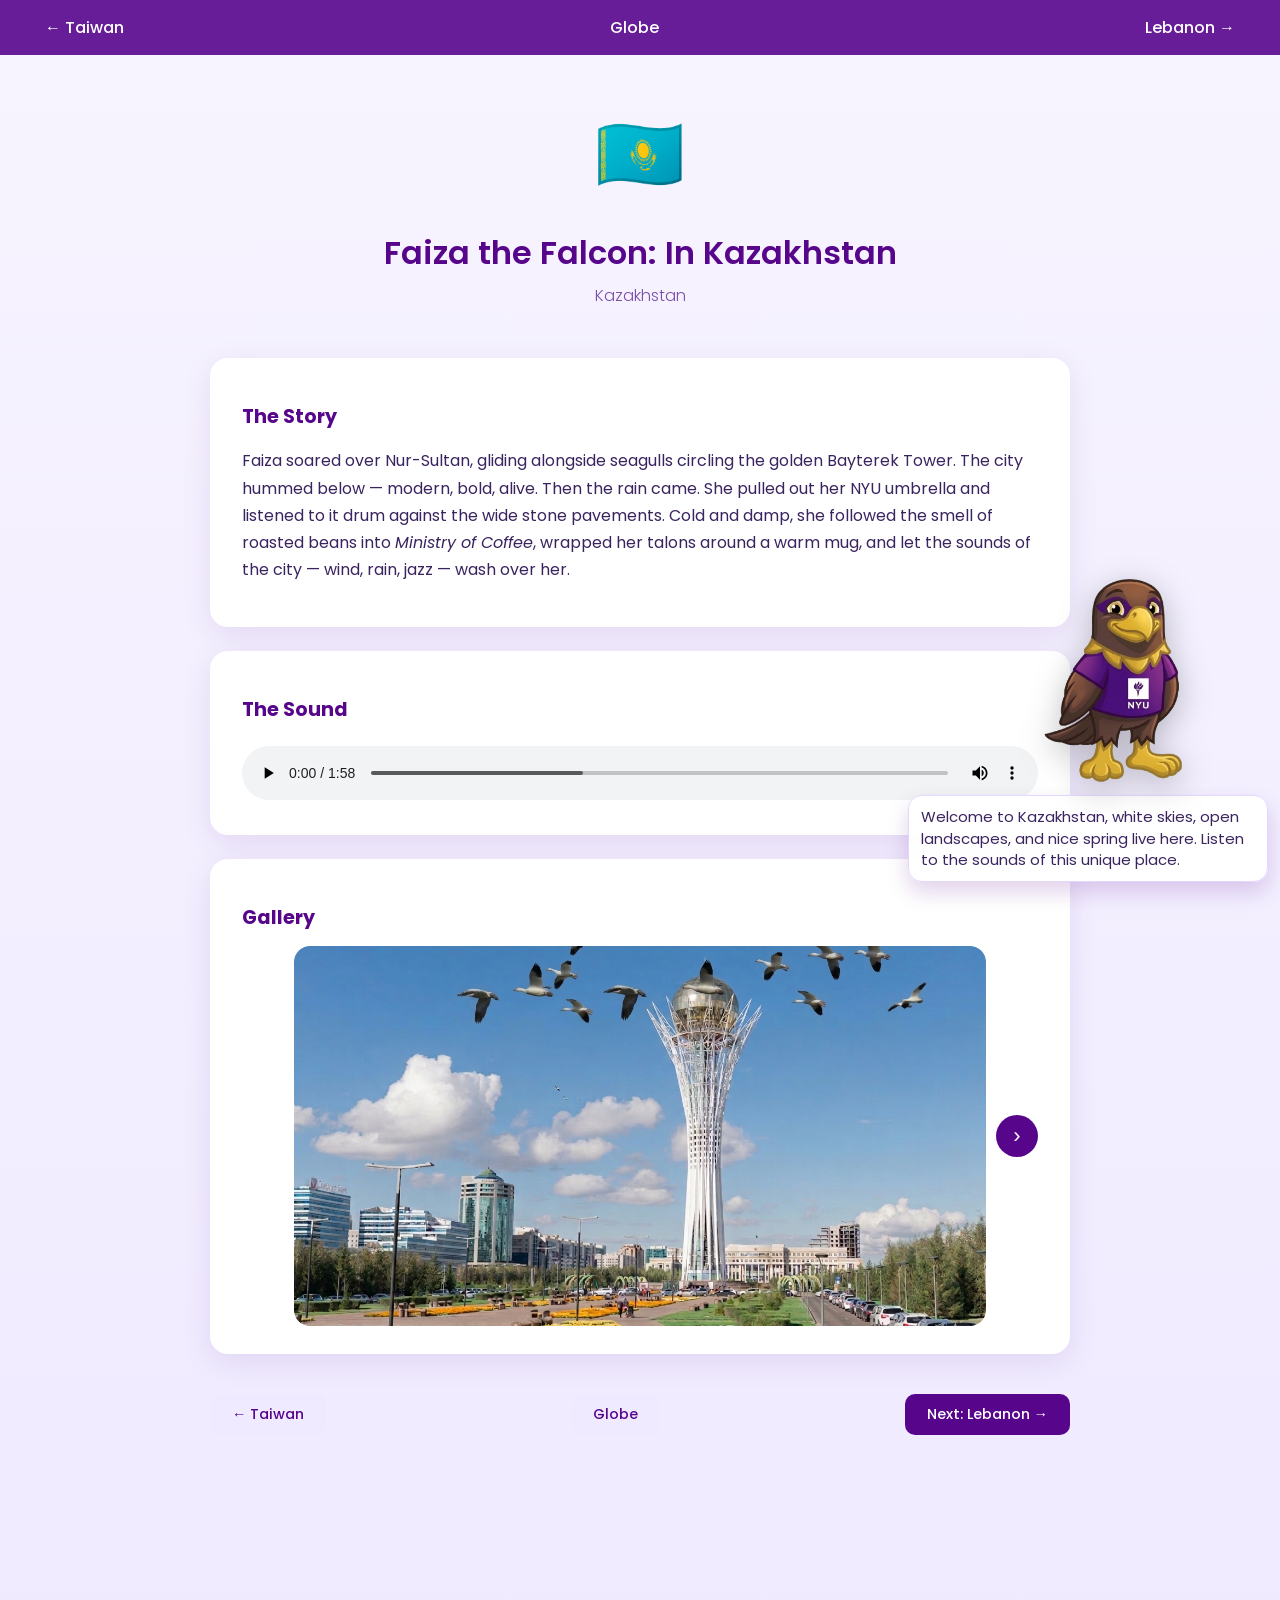
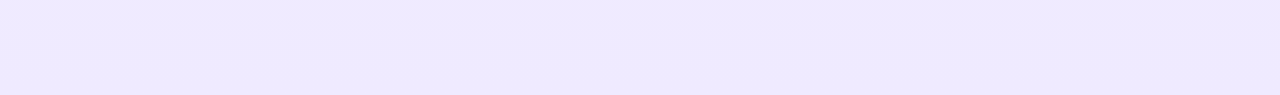
<file: kazakhstan.html>
<!DOCTYPE html>
<html lang="en">
<head>
  <meta charset="UTF-8">
  <title>Faiza in Kazakhstan</title>
  <link href="https://fonts.googleapis.com/css2?family=Poppins:wght@300;400;600&display=swap" rel="stylesheet">
  <link rel="stylesheet" href="style.css">
  <link rel="stylesheet" href="country.css">
</head>
<body>

<!-- Country page nav uses direct page-to-page links for quick browsing -->
<nav>
  <span onclick="window.location.href='taiwan.html'">← Taiwan</span>
  <span onclick="window.location.href='index.html'">Globe</span>
  <span onclick="window.location.href='lebanon.html'">Lebanon →</span>
</nav>

<div class="country-page">
  <!-- Header block: country identity + subtitle -->
  <div class="country-hero">
    <div class="country-flag">🇰🇿</div>
    <h1>Faiza the Falcon: In Kazakhstan</h1>
    <p class="country-subtitle">Kazakhstan</p>
  </div>

  <div class="country-content">
    <div class="country-card">
      <h2>The Story</h2>
      <p>
        Faiza soared over Nur-Sultan, gliding alongside seagulls circling the golden Bayterek Tower. The city hummed below — modern, bold, alive. Then the rain came. She pulled out her NYU umbrella and listened to it drum against the wide stone pavements. Cold and damp, she followed the smell of roasted beans into <em>Ministry of Coffee</em>, wrapped her talons around a warm mug, and let the sounds of the city — wind, rain, jazz — wash over her.
      </p>
    </div>

    <div class="country-card">
      <h2>The Sound</h2>
      <!-- Main ambient sound for this location -->
      <audio controls autoplay>
        <source src="sounds/kazakhstan-audio.mp3" type="audio/mpeg">
        Your browser does not support the audio element.
      </audio>
    </div>

    <div class="country-card">
      <h2>Gallery</h2>
      <!-- Slider controls are wired by gallery.js -->
      <div class="gallery-slider">
        <button class="gallery-btn gallery-prev">&#8249;</button>
        <div class="gallery-track-wrap">
          <div class="gallery-track">
            <img src="pics/kazakhstan/birds_flying.png" alt="Birds flying in Kazakhstan" class="gallery-slide">
            <img src="pics/kazakhstan/coffee.png" alt="Coffee in Kazakhstan" class="gallery-slide">
            <img src="pics/kazakhstan/under_the_rain.png" alt="Under the rain in Kazakhstan" class="gallery-slide">
          </div>
        </div>
        <button class="gallery-btn gallery-next">&#8250;</button>
      </div>
    </div>
  </div>

  <div class="country-nav">
    <button onclick="window.location.href='taiwan.html'" class="btn-back">← Taiwan</button>
    <button onclick="window.location.href='index.html'" class="btn-back">Globe</button>
    <button onclick="window.location.href='lebanon.html'" class="btn-next">Next: Lebanon →</button>
  </div>
</div>

<div id="faiza-guide" data-faiza-audio="faiza/sounds/Kazakhstan.mp3">
  <div id="faiza-guide-sprite">
    <img id="faiza-idle" src="faiza/idle.png" alt="Faiza the Falcon idle">
    <img id="faiza-talking" src="faiza/talking.png" alt="Faiza the Falcon talking" style="display:none;">
  </div>
  <div id="faiza-bubble">Welcome to Kazakhstan, white skies, open landscapes, and nice spring live here. Listen to the sounds of this unique place.</div>
</div>

<!-- Guide voice should initialize before gallery interactions -->
<script src="faiza-guide.js"></script>
<script src="gallery.js"></script>
</body>
</html>
</file>
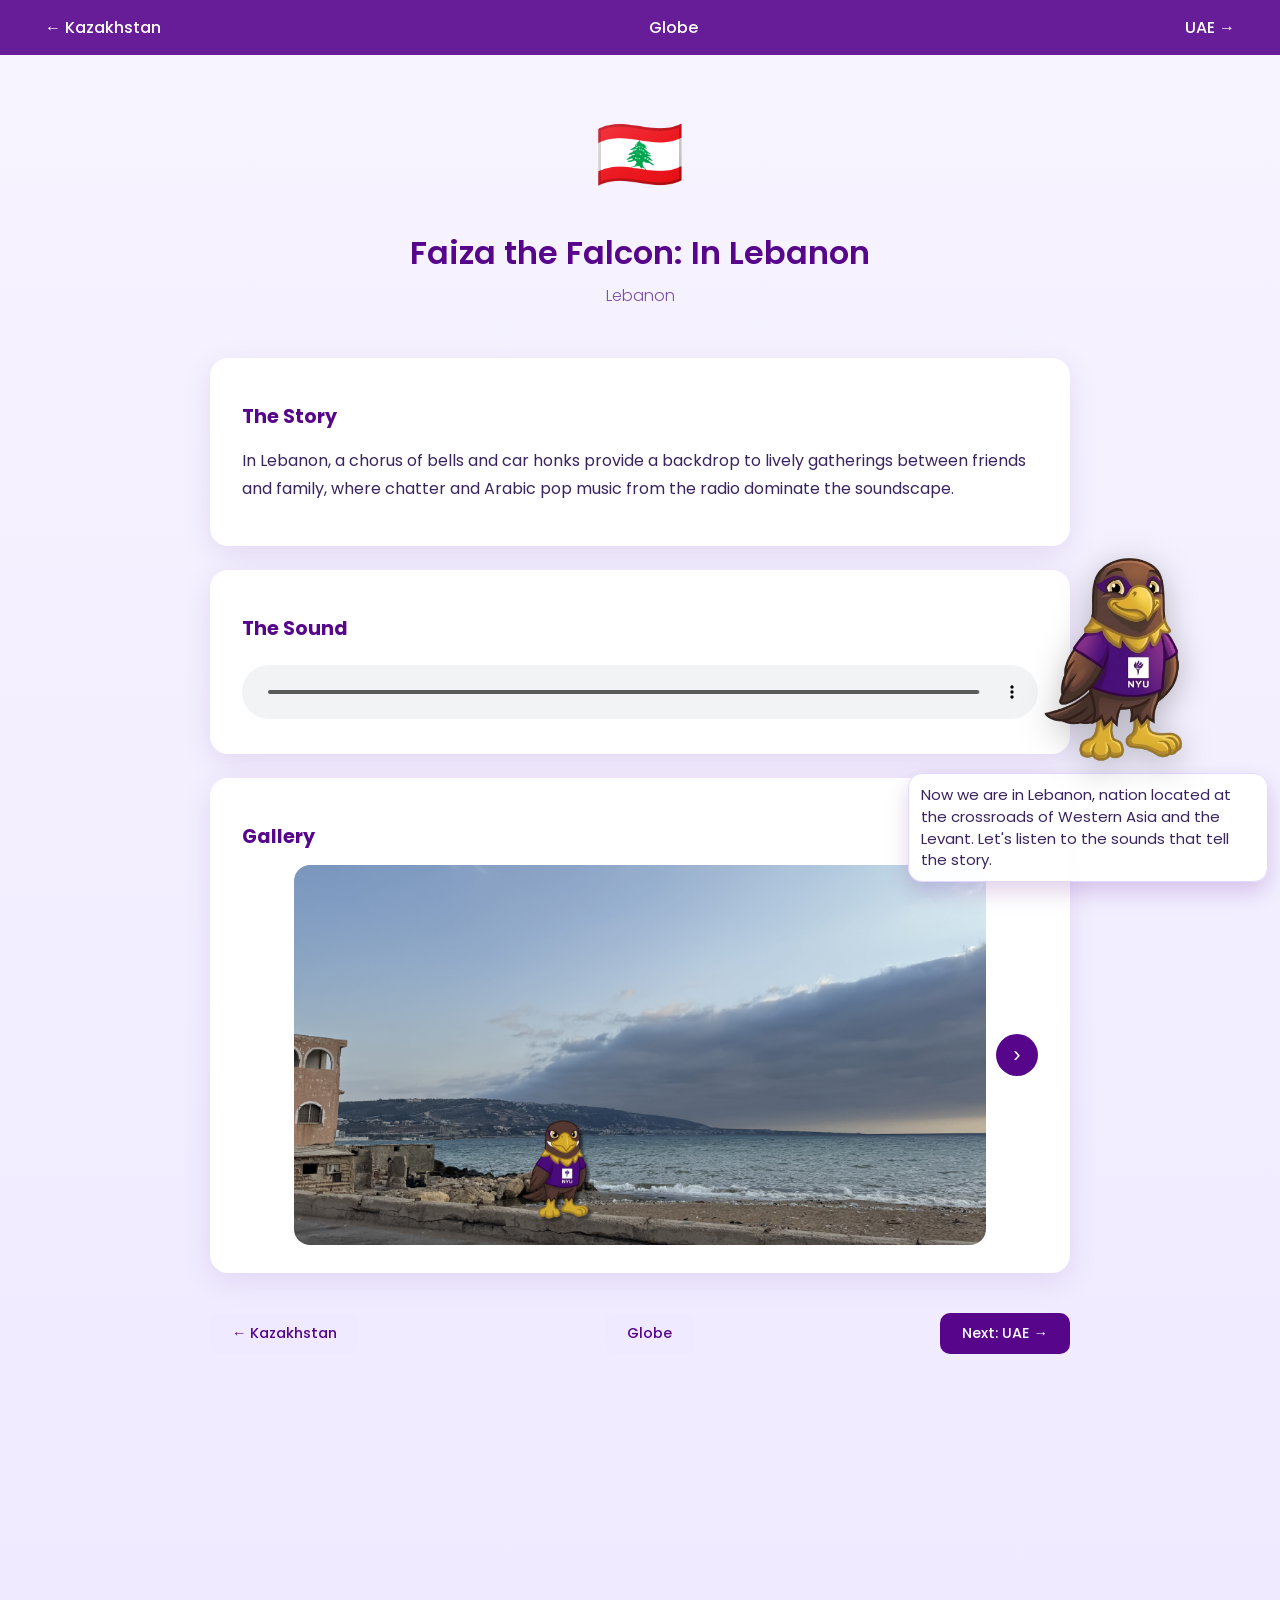
<file: lebanon.html>
<!DOCTYPE html>
<html lang="en">
<head>
  <meta charset="UTF-8">
  <title>Faiza in Lebanon</title>
  <link href="https://fonts.googleapis.com/css2?family=Poppins:wght@300;400;600&display=swap" rel="stylesheet">
  <link rel="stylesheet" href="style.css">
  <link rel="stylesheet" href="country.css">
</head>
<body>

<!-- Country page nav uses direct page-to-page links for quick browsing -->
<nav>
  <span onclick="window.location.href='kazakhstan.html'">← Kazakhstan</span>
  <span onclick="window.location.href='index.html'">Globe</span>
  <span onclick="window.location.href='uae.html'">UAE →</span>
</nav>

<div class="country-page">
  <!-- Header block: country identity + subtitle -->
  <div class="country-hero">
    <div class="country-flag">🇱🇧</div>
    <h1>Faiza the Falcon: In Lebanon</h1>
    <p class="country-subtitle">Lebanon</p>
  </div>

  <div class="country-content">
    <div class="country-card">
      <h2>The Story</h2>
      <p>In Lebanon, a chorus of bells and car honks provide a backdrop to lively gatherings between friends and family, where chatter and Arabic pop music from the radio dominate the soundscape.</p>
    </div>

    <div class="country-card">
      <h2>The Sound</h2>
      <!-- Main ambient sound for this location -->
      <audio controls autoplay>
        <source src="sounds/lebanon.mp3" type="audio/mpeg">
        Your browser does not support the audio element.
      </audio>
    </div>

    <div class="country-card">
      <h2>Gallery</h2>
      <!-- Slider controls are wired by gallery.js -->
      <div class="gallery-slider">
        <button class="gallery-btn gallery-prev">&#8249;</button>
        <div class="gallery-track-wrap">
          <div class="gallery-track">
            <img src="pics/lebanon/1.png" alt="Faiza on beach" class="gallery-slide">
            <img src="pics/lebanon/2.png" alt="Faiza on rooftop" class="gallery-slide">
          </div>
        </div>
        <button class="gallery-btn gallery-next">&#8250;</button>
      </div>
    </div>
  </div>

  <div class="country-nav">
    <button onclick="window.location.href='kazakhstan.html'" class="btn-back">← Kazakhstan</button>
    <button onclick="window.location.href='index.html'" class="btn-back">Globe</button>
    <button onclick="window.location.href='uae.html'" class="btn-next">Next: UAE →</button>
  </div>
</div>

<div id="faiza-guide" data-faiza-audio="faiza/sounds/Lebanon.mp3">
  <div id="faiza-guide-sprite">
    <img id="faiza-idle" src="faiza/idle.png" alt="Faiza the Falcon idle">
    <img id="faiza-talking" src="faiza/talking.png" alt="Faiza the Falcon talking" style="display:none;">
  </div>
  <div id="faiza-bubble">Now we are in Lebanon, nation located at the crossroads of Western Asia and the Levant. Let's listen to the sounds that tell the story.</div>
</div>

<!-- Guide voice should initialize before gallery interactions -->
<script src="faiza-guide.js"></script>
<script src="gallery.js"></script>
</body>
</html>
</file>
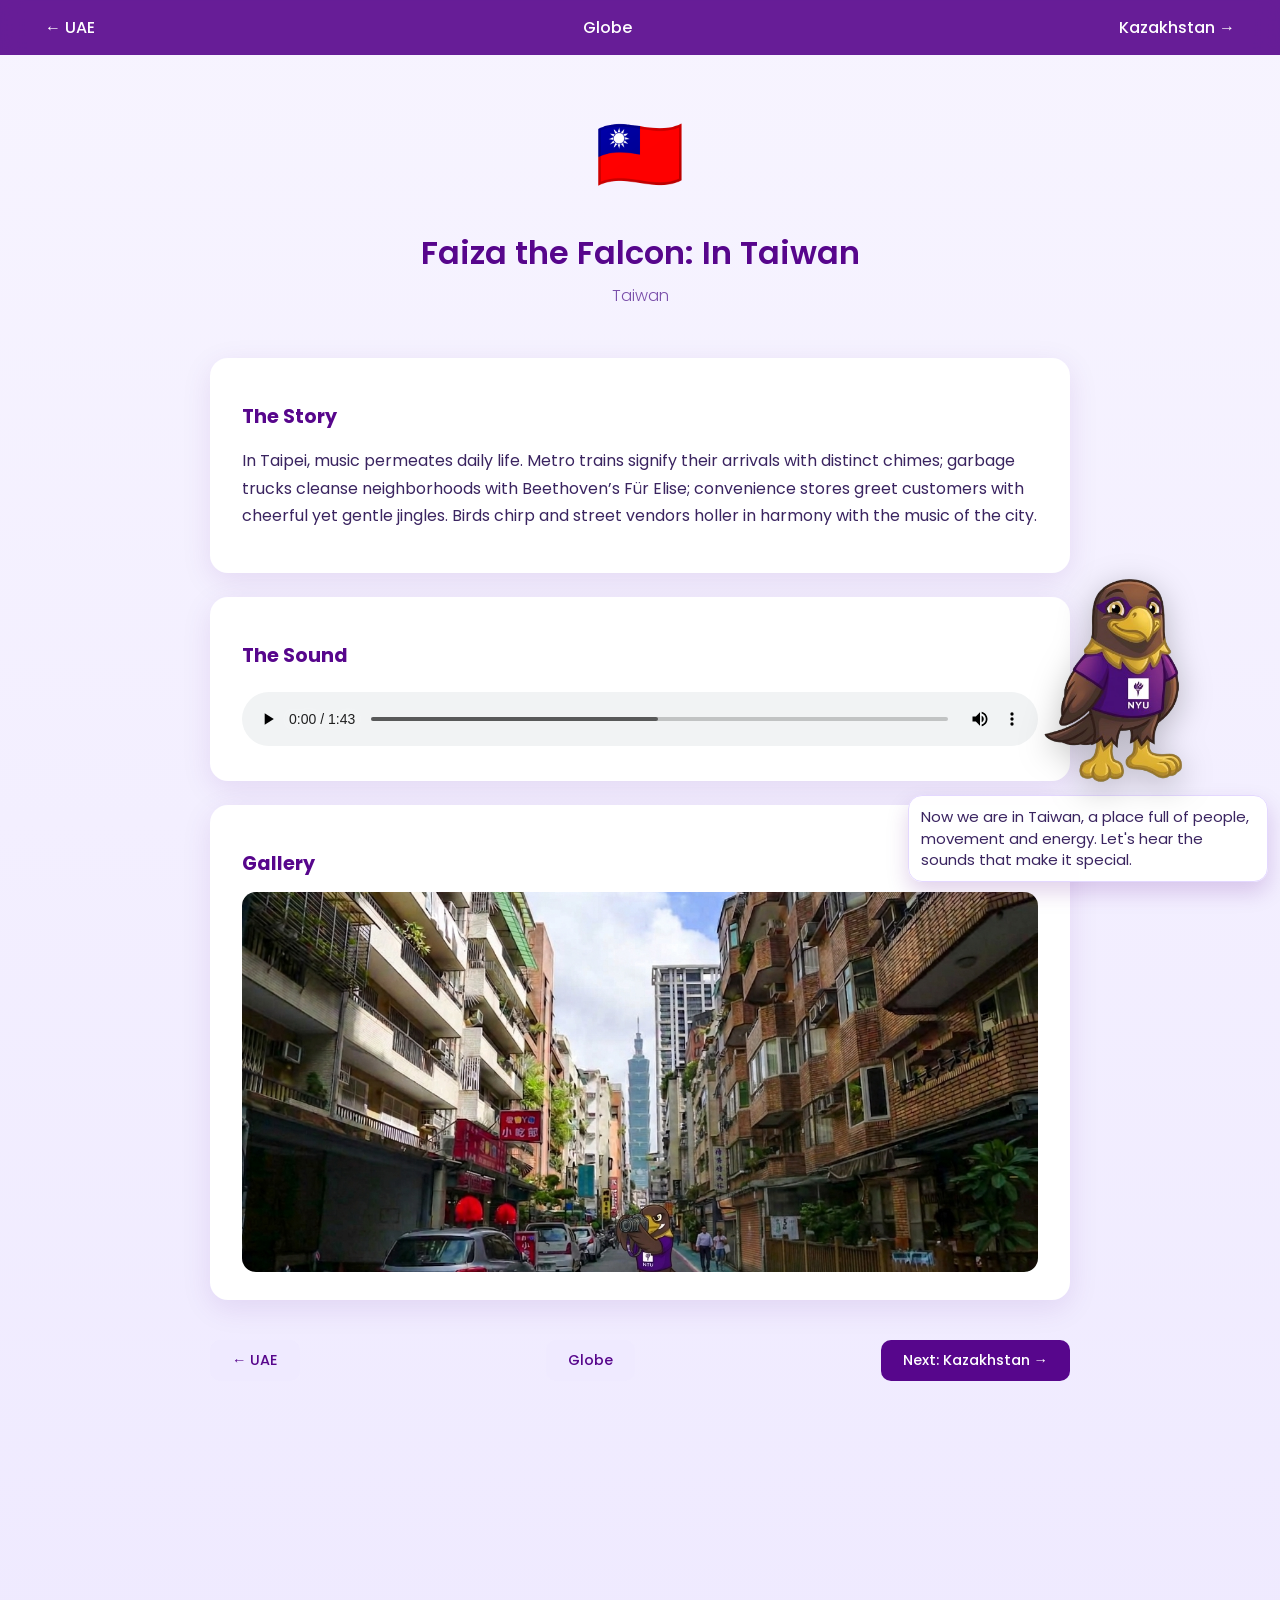
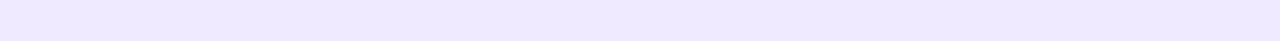
<file: taiwan.html>
<!DOCTYPE html>
<html lang="en">
<head>
  <meta charset="UTF-8">
  <title>Faiza in Taiwan</title>
  <link href="https://fonts.googleapis.com/css2?family=Poppins:wght@300;400;600&display=swap" rel="stylesheet">
  <link rel="stylesheet" href="style.css">
  <link rel="stylesheet" href="country.css">
</head>
<body>

<!-- Country page nav uses direct page-to-page links for quick browsing -->
<nav>
  <span onclick="window.location.href='uae.html'">← UAE</span>
  <span onclick="window.location.href='index.html'">Globe</span>
  <span onclick="window.location.href='kazakhstan.html'">Kazakhstan →</span>
</nav>

<div class="country-page">
  <!-- Header block: country identity + subtitle -->
  <div class="country-hero">
    <div class="country-flag">🇹🇼</div>
    <h1>Faiza the Falcon: In Taiwan</h1>
    <p class="country-subtitle">Taiwan</p>
  </div>

  <div class="country-content">
    <div class="country-card">
      <h2>The Story</h2>
      <p>In Taipei, music permeates daily life. Metro trains signify their arrivals with distinct chimes; garbage trucks cleanse neighborhoods with Beethoven’s Für Elise; convenience stores greet customers with cheerful yet gentle jingles. Birds chirp and street vendors holler in harmony with the music of the city. </p>
    </div>

    <div class="country-card">
      <h2>The Sound</h2>
      <!-- Main ambient sound for this location -->
      <audio controls autoplay>
        <source src="sounds/taipeiaudio.mp3" type="audio/mpeg">
        Your browser does not support the audio element.
      </audio>
    </div>

    <div class="country-card">
      <h2>Gallery</h2>
      <img src="pics/taipei/taipei.png" alt="Taipei" class="gallery-slide">
    </div>
  </div>

  <div class="country-nav">
    <button onclick="window.location.href='uae.html'" class="btn-back">← UAE</button>
    <button onclick="window.location.href='index.html'" class="btn-back">Globe</button>
    <button onclick="window.location.href='kazakhstan.html'" class="btn-next">Next: Kazakhstan →</button>
  </div>
</div>

<div id="faiza-guide" data-faiza-audio="faiza/sounds/Taiwan.mp3">
  <div id="faiza-guide-sprite">
    <img id="faiza-idle" src="faiza/idle.png" alt="Faiza the Falcon idle">
    <img id="faiza-talking" src="faiza/talking.png" alt="Faiza the Falcon talking" style="display:none;">
  </div>
  <div id="faiza-bubble">Now we are in Taiwan, a place full of people, movement and energy. Let's hear the sounds that make it special.</div>
</div>

<!-- Guide voice should initialize before gallery interactions -->
<script src="faiza-guide.js"></script>
<script src="gallery.js"></script>
</body>
</html>
</file>
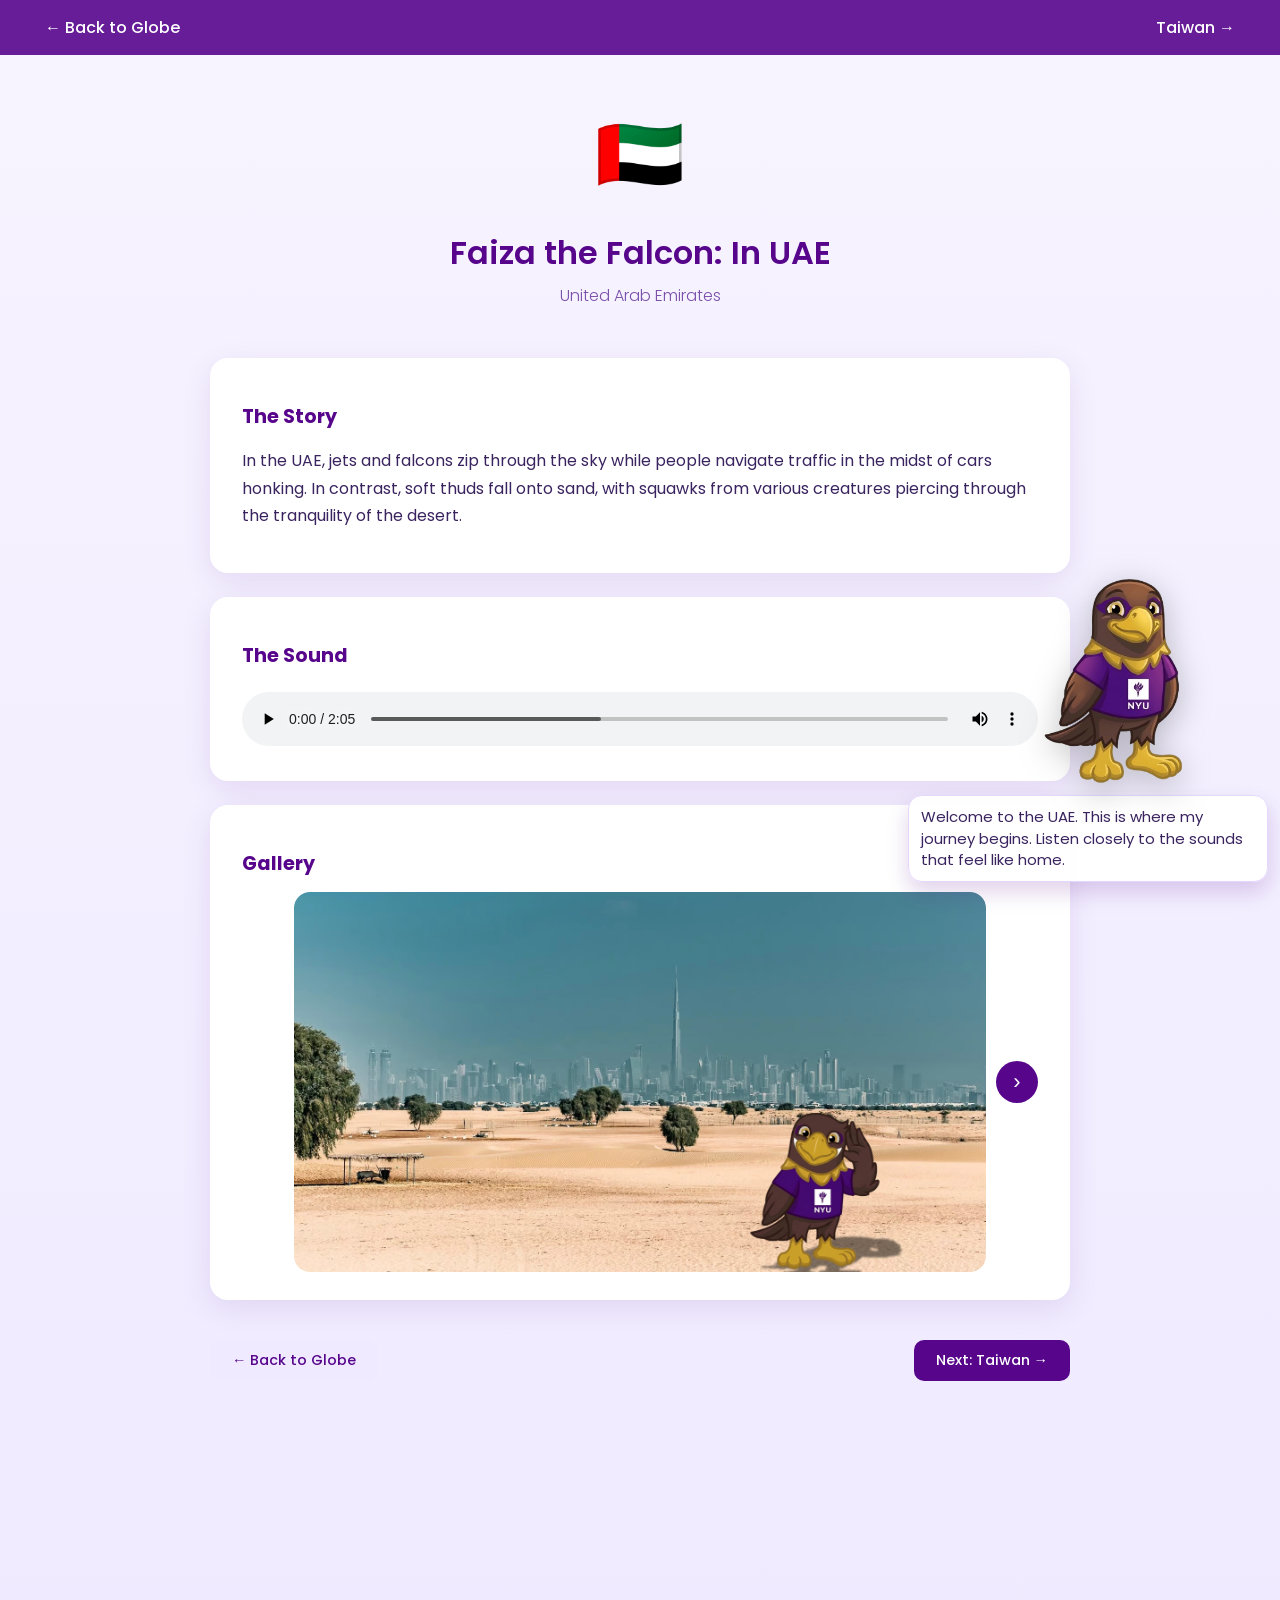
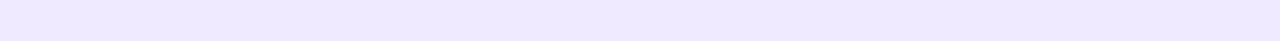
<file: uae.html>
<!DOCTYPE html>
<html lang="en">
<head>
  <meta charset="UTF-8">
  <title>Faiza in UAE</title>
  <link href="https://fonts.googleapis.com/css2?family=Poppins:wght@300;400;600&display=swap" rel="stylesheet">
  <link rel="stylesheet" href="style.css">
  <link rel="stylesheet" href="country.css">
</head>
<body>

<!-- Country page nav uses direct page-to-page links for quick browsing -->
<nav>
  <span onclick="window.location.href='index.html'">← Back to Globe</span>
  <span onclick="window.location.href='taiwan.html'">Taiwan →</span>
</nav>

<div class="country-page">
  <!-- Header block: country identity + subtitle -->
  <div class="country-hero">
    <div class="country-flag">🇦🇪</div>
    <h1>Faiza the Falcon: In UAE</h1>
    <p class="country-subtitle">United Arab Emirates</p>
  </div>

  <div class="country-content">
    <div class="country-card">
      <h2>The Story</h2>
      <p>In the UAE, jets and falcons zip through the sky while people navigate traffic in the midst of cars honking. In contrast, soft thuds fall onto sand, with squawks from various creatures piercing through the tranquility of the desert. </p>
    </div>

    <div class="country-card">
      <h2>The Sound</h2>
      <!-- Main ambient sound for this location -->
      <audio controls autoplay>
        <source src="sounds/UaeAudio.mp3" type="audio/mpeg">
        Your browser does not support the audio element.
      </audio>
    </div>

    <div class="country-card">
      <h2>Gallery</h2>
      <!-- Slider controls are wired by gallery.js -->
      <div class="gallery-slider">
        <button class="gallery-btn gallery-prev">&#8249;</button>
        <div class="gallery-track-wrap">
          <div class="gallery-track">
            <img src="pics/UAE/UAE - 1.png" alt="UAE image"  class="gallery-slide">
            <img src="pics/UAE/UAE - 2.png" alt="UAE image"  class="gallery-slide">
          </div>
        </div>
        <button class="gallery-btn gallery-next">&#8250;</button>
      </div>
    </div>
  </div>

  <div class="country-nav">
    <button onclick="window.location.href='index.html'" class="btn-back">← Back to Globe</button>
    <button onclick="window.location.href='taiwan.html'" class="btn-next">Next: Taiwan →</button>
  </div>
</div>

<div id="faiza-guide" data-faiza-audio="faiza/sounds/UAE.mp3">
  <div id="faiza-guide-sprite">
    <img id="faiza-idle" src="faiza/idle.png" alt="Faiza the Falcon idle">
    <img id="faiza-talking" src="faiza/talking.png" alt="Faiza the Falcon talking" style="display:none;">
  </div>
  <div id="faiza-bubble">Welcome to the UAE. This is where my journey begins. Listen closely to the sounds that feel like home.</div>
</div>

<!-- Guide voice should initialize before gallery interactions -->
<script src="faiza-guide.js"></script>
<script src="gallery.js"></script>
</body>
</html>
</file>
<file: style.css>
* {
  box-sizing: border-box;
  scroll-behavior: smooth;
}

/* Global visual language for the one-page storytelling layout. */
body {
  margin: 0;
  font-family: 'Poppins', sans-serif;
  background: linear-gradient(180deg, #f7f4ff, #efeaff);
  color: #2d1b4e;
}

nav {
  position: fixed;
  top: 0;
  width: 100%;
  padding: 15px;
  text-align: center;
  background: rgba(87, 6, 140, 0.9);
  backdrop-filter: blur(10px);
  z-index: 1000;
}

nav span {
  margin: 0 15px;
  color: white;
  cursor: pointer;
  font-weight: 500;
  transition: 0.3s;
}

nav span:hover {
  opacity: 0.7;
}

section {
  min-height: 100vh;
  padding: 120px 20px 60px;
  text-align: center;
}

h1 {
  color: #57068c;
  margin-bottom: 5px;
  font-weight: 600;
}

#frame {
  width: 1100px;
  height: 750px;
  margin: 0 auto;
  border-radius: 25px;
  background: transparent;
  display: flex;
  justify-content: center;
  align-items: center;
  position: relative;
  overflow: hidden;
  transition: 0.4s;
}

#globe-container {
  width: 100%;
  height: 100%;
  border-radius: 25px;
  overflow: hidden;
}

/* Pin markers rendered inside Globe.gl HTML layer (icon + short label). */
.globe-pin {
  display: flex;
  flex-direction: column;
  align-items: center;
  cursor: pointer;
  pointer-events: all;
  transition: transform 0.2s;
}

.globe-pin:hover {
  transform: translate(-50%, -50%) scale(1.15);
}

.globe-pin__icon {
  width: 28px;
  height: auto;
  filter: drop-shadow(0 2px 6px rgba(0, 0, 0, 0.7));
  pointer-events: none;
}

.globe-pin__label {
  color: #fff;
  font-family: 'Poppins', sans-serif;
  font-size: 10px;
  font-weight: 600;
  text-shadow: 0 1px 4px #000;
  margin-top: 2px;
  white-space: nowrap;
  pointer-events: none;
}

.country {
  text-align: center;
  animation: fadeIn 0.4s ease;
}

.country img {
  width: 200px;
  margin-top: 10px;
  border-radius: 12px;
}

.back {
  margin-top: 10px;
  padding: 8px 14px;
  background: #d6ccff;
  border: none;
  border-radius: 8px;
  cursor: pointer;
}

.arrow {
  position: absolute;
  top: 50%;
  transform: translateY(-50%);
  font-size: 28px;
  cursor: pointer;
  color: #57068c;
  user-select: none;
  transition: 0.2s;
}

.arrow:hover {
  transform: translateY(-50%) scale(1.2);
}

.left {
  left: 20px;
}

.right {
  right: 20px;
}

.split {
  display: flex;
  max-width: 900px;
  margin: auto;
  gap: 40px;
  align-items: flex-start;
}

.text {
  flex: 1;
  text-align: left;
  line-height: 1.6;
}

.image {
  flex: 1;
  display: flex;
  justify-content: center;
  align-items: flex-start;
}

.image img {
  width: 120px;
  height: auto;
}

/* Reserved gallery grid style (kept for optional future section). */
.grid {
  max-width: 900px;
  margin: auto;
  display: grid;
  grid-template-columns: repeat(3, 1fr);
  gap: 15px;
}

.grid div {
  background: #ddd;
  height: 150px;
  border-radius: 10px;
  display: flex;
  align-items: center;
  justify-content: center;
  font-size: 12px;
  color: #555;
}

/* Team card styling keeps profile blocks visually consistent. */
.team-cards {
  display: flex;
  justify-content: center;
  gap: 20px;
  flex-wrap: wrap;
  margin-top: 40px;
}

.card {
  background: #fff;
  padding: 20px;
  border-radius: 15px;
  width: 180px;
  box-shadow: 0 10px 25px rgba(87, 6, 140, 0.15);
  text-align: center;
  transition: 0.3s;
}

.card:hover {
  transform: translateY(-5px);
}

.avatar {
  width: 60px;
  height: 60px;
  background: #57068c;
  color: white;
  font-weight: 600;
  font-size: 24px;
  border-radius: 50%;
  display: flex;
  align-items: center;
  justify-content: center;
  margin: 0 auto 10px;
}

#faiza-guide {
  position: fixed;
  right: 18px;
  bottom: 18px;
  z-index: 1100;
  width: 390px;
  display: flex;
  flex-direction: column;
  align-items: flex-end;
  gap: 1px;
  pointer-events: none;
}

#faiza-guide.faiza-country-position {
  /* Country pages use a tighter layout; keep guide within viewport. */
  right: 0;
}

#faiza-guide.faiza-country-position #faiza-bubble {
  /* Prevent the speech bubble from clipping on narrow screens. */
  width: min(360px, calc(100vw - 24px));
  margin-right: 12px;
}

#faiza-guide.faiza-country-position #faiza-guide-sprite {
  /* Shift only the sprite, not the bubble, to preserve readability. */
  transform: translateX(20px);
}

#faiza-guide-sprite {
  width: 350px;
  height: auto;
  filter: drop-shadow(0 8px 16px rgba(0, 0, 0, 0.25));
}

#faiza-idle,
#faiza-talking {
  width: 100%;
  height: auto;
}

#faiza-bubble {
  background: rgba(255, 255, 255, 0.96);
  border: 1px solid #e4d8ff;
  border-radius: 14px;
  padding: 10px 12px;
  color: #3a2460;
  font-size: 15px;
  line-height: 1.45;
  text-align: left;
  box-shadow: 0 10px 22px rgba(87, 6, 140, 0.18);
  pointer-events: auto;
  cursor: pointer;
}

@keyframes fadeIn {
  from {
    opacity: 0;
    transform: translateY(10px);
  }

  to {
    opacity: 1;
    transform: translateY(0);
  }
}
</file>
<file: country.css>
/* Country-page layer: extends shared style.css with detail-page components. */
nav {
  display: flex;
  justify-content: space-between;
  align-items: center;
  padding: 15px 30px;
}

.country-page {
  max-width: 900px;
  margin: 0 auto;
  /* Keep fixed Faiza guide from overlapping bottom nav buttons. */
  padding: 100px 20px 260px;
}

.country-hero {
  text-align: center;
  margin-bottom: 50px;
  animation: fadeIn 0.5s ease;
}

.country-flag {
  font-size: 72px;
  margin-bottom: 10px;
}

.country-hero h1 {
  font-size: 2rem;
  margin-bottom: 6px;
}

.country-subtitle {
  font-size: 1rem;
  color: #7a4faa;
  font-weight: 300;
  margin: 0;
}

.country-content {
  display: flex;
  flex-direction: column;
  gap: 24px;
  animation: fadeIn 0.6s ease;
}

.country-card {
  background: #fff;
  border-radius: 18px;
  padding: 28px 32px;
  box-shadow: 0 8px 30px rgba(87, 6, 140, 0.1);
}

.country-card h2 {
  color: #57068c;
  font-size: 1.2rem;
  margin-bottom: 14px;
}

.country-card p {
  line-height: 1.7;
  color: #3a2460;
}

.country-card audio {
  width: 100%;
  margin-top: 8px;
}

/* Gallery slider: one visible frame, horizontal track translated in JS. */
.gallery-slider {
  display: flex;
  align-items: center;
  gap: 10px;
  margin-top: 6px;
}

.gallery-track-wrap {
  flex: 1;
  overflow: hidden;
  border-radius: 16px;
}

.gallery-track {
  display: flex;
  gap: 14px;
  transition: transform 0.4s cubic-bezier(0.4, 0, 0.2, 1);
  will-change: transform;
}

.gallery-slide {
  flex-shrink: 0;
  width: 100%;
  height: 380px;
  object-fit: cover;
  border-radius: 14px;
  display: block;
}

.gallery-slide-placeholder {
  flex-shrink: 0;
  width: 100%;
  height: 380px;
  background: #efeaff;
  border-radius: 14px;
  display: flex;
  align-items: center;
  justify-content: center;
  font-size: 14px;
  color: #9b7bc4;
  border: 2px dashed #c9b8e8;
}

.gallery-btn {
  flex-shrink: 0;
  width: 42px;
  height: 42px;
  border-radius: 50%;
  border: none;
  background: #57068c;
  color: #fff;
  font-size: 22px;
  line-height: 1;
  cursor: pointer;
  display: flex;
  align-items: center;
  justify-content: center;
  transition: background 0.2s, transform 0.15s;
  user-select: none;
}

.gallery-btn:hover {
  background: #3d0468;
  transform: scale(1.1);
}

.gallery-btn:disabled {
  background: #d6ccff;
  color: #a88cc8;
  cursor: default;
  transform: none;
}

.country-nav {
  display: flex;
  justify-content: space-between;
  align-items: center;
  margin-top: 40px;
  gap: 12px;
  flex-wrap: wrap;
  animation: fadeIn 0.7s ease;
}

.btn-back,
.btn-next {
  padding: 10px 22px;
  border: none;
  border-radius: 10px;
  font-family: 'Poppins', sans-serif;
  font-size: 0.9rem;
  font-weight: 500;
  cursor: pointer;
  transition: 0.2s;
}

.btn-back {
  background: #efeaff;
  color: #57068c;
}

.btn-back:hover {
  background: #d6ccff;
}

.btn-next {
  background: #57068c;
  color: #fff;
}

.btn-next:hover {
  background: #3d0468;
}
</file>
